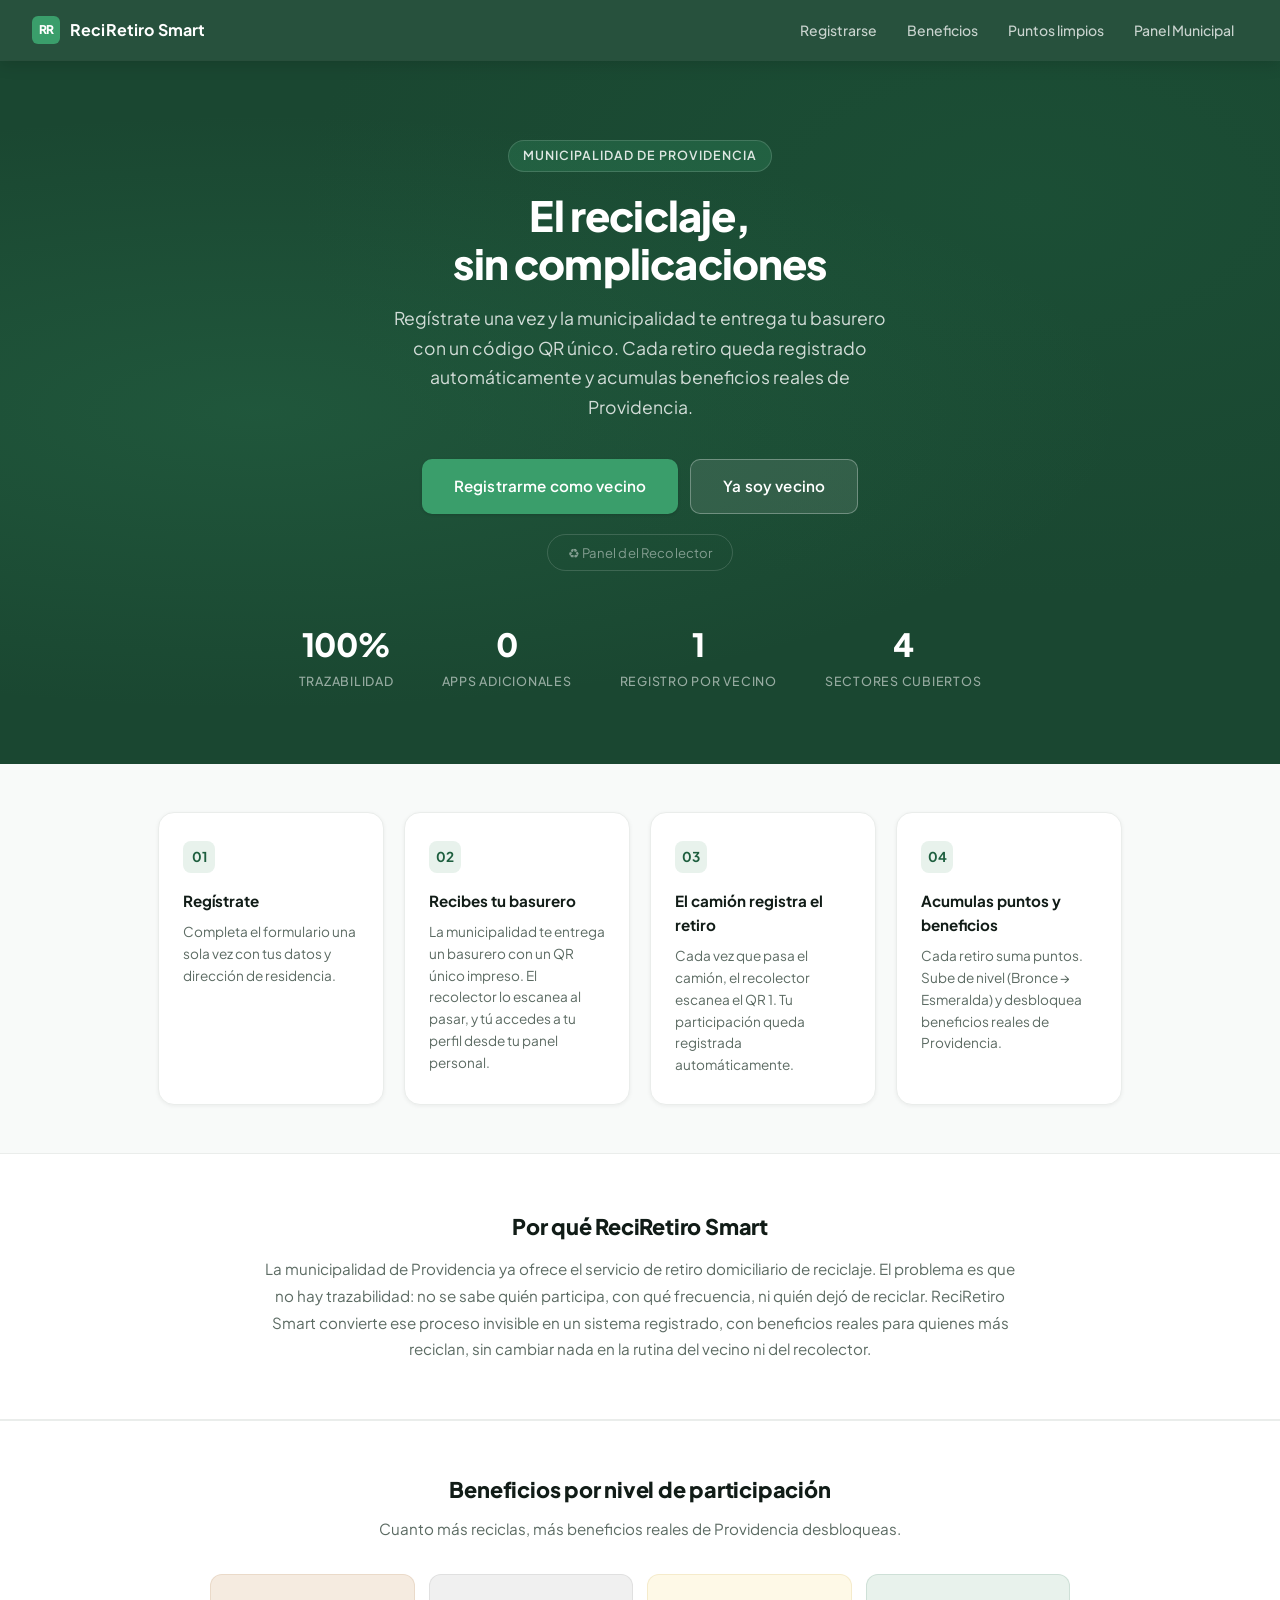
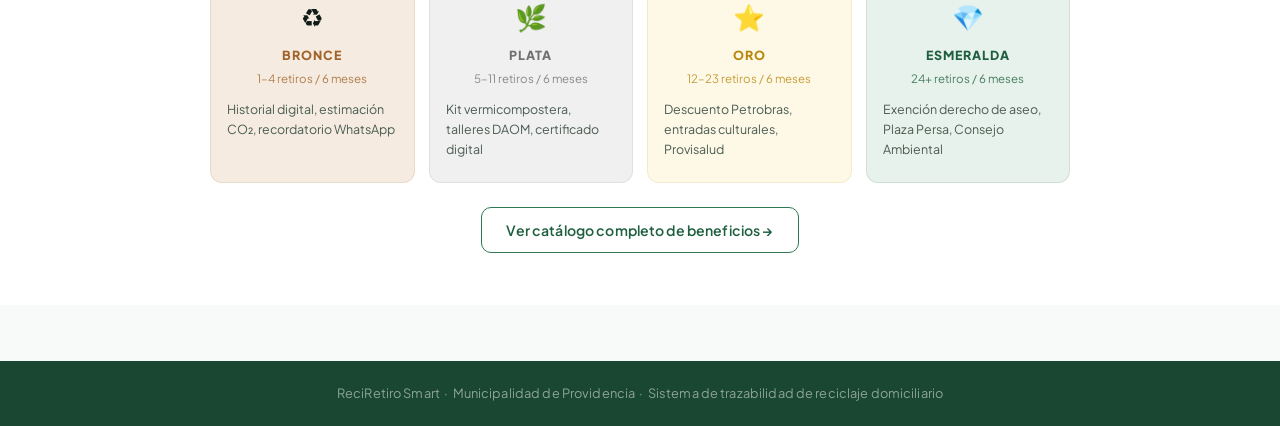
<file: index.html>
<!DOCTYPE html>
<html lang="es">
<head>
  <meta charset="UTF-8">
  <meta name="viewport" content="width=device-width, initial-scale=1.0">
  <title>ReciRetiro Smart — Providencia</title>
  <link rel="stylesheet" href="styles.css">
  <style>
    .hero-recolector-link {
      display: inline-block;
      margin-top: 20px;
      color: rgba(255,255,255,0.45);
      font-size: 0.82rem;
      text-decoration: none;
      border: 1px solid rgba(255,255,255,0.15);
      padding: 7px 20px;
      border-radius: 20px;
      transition: color 0.15s, border-color 0.15s, background 0.15s;
      letter-spacing: 0.01em;
    }
    .hero-recolector-link:hover {
      color: rgba(255,255,255,0.85);
      border-color: rgba(255,255,255,0.35);
      background: rgba(255,255,255,0.07);
    }
  </style>
</head>
<body>

<nav>
  <a href="index.html" class="nav-logo">
    <div class="nav-logo-mark">RR</div>
    ReciRetiro Smart
  </a>
  <button class="nav-hamburger" onclick="this.closest('nav').querySelector('.nav-links').classList.toggle('open')" aria-label="Menú">☰</button>
  <div class="nav-links">
    <a href="register.html">Registrarse</a>
    <a href="beneficios.html">Beneficios</a>
    <a href="mapa.html">Puntos limpios</a>
    <a href="panel.html" id="nav-perfil-btn" style="display:none;">👤 Mi perfil</a>
    <a href="dashboard.html">Panel Municipal</a>
  </div>
</nav>

<div class="hero">
  <div class="hero-inner">
    <div class="hero-label">Municipalidad de Providencia</div>
    <h1>El reciclaje,<br>sin complicaciones</h1>
    <p>Regístrate una vez y la municipalidad te entrega tu basurero con un código QR único. Cada retiro queda registrado automáticamente y acumulas beneficios reales de Providencia.</p>
    <div class="hero-buttons">
      <a href="register.html" class="btn btn-primary btn-lg">Registrarme como vecino</a>
      <a href="panel.html" class="btn btn-secondary btn-lg">Ya soy vecino</a>
    </div>
    <a href="recolector.html" class="hero-recolector-link">♻️ Panel del Recolector</a>
    <div class="stat-bar">
      <div class="stat-item">
        <div class="stat-number">100%</div>
        <div class="stat-label">Trazabilidad</div>
      </div>
      <div class="stat-item">
        <div class="stat-number">0</div>
        <div class="stat-label">Apps adicionales</div>
      </div>
      <div class="stat-item">
        <div class="stat-number">1</div>
        <div class="stat-label">Registro por vecino</div>
      </div>
      <div class="stat-item">
        <div class="stat-number">4</div>
        <div class="stat-label">Sectores cubiertos</div>
      </div>
    </div>
  </div>
</div>

<div class="steps">
  <div class="step">
    <div class="step-number">01</div>
    <h3>Regístrate</h3>
    <p>Completa el formulario una sola vez con tus datos y dirección de residencia.</p>
  </div>
  <div class="step">
    <div class="step-number">02</div>
    <h3>Recibes tu basurero</h3>
    <p>La municipalidad te entrega un basurero con un QR único impreso. El recolector lo escanea al pasar, y tú accedes a tu perfil desde tu panel personal.</p>
  </div>
  <div class="step">
    <div class="step-number">03</div>
    <h3>El camión registra el retiro</h3>
    <p>Cada vez que pasa el camión, el recolector escanea el QR 1. Tu participación queda registrada automáticamente.</p>
  </div>
  <div class="step">
    <div class="step-number">04</div>
    <h3>Acumulas puntos y beneficios</h3>
    <p>Cada retiro suma puntos. Sube de nivel (Bronce → Esmeralda) y desbloquea beneficios reales de Providencia.</p>
  </div>
</div>

<div class="section-band">
  <div class="section-band-inner">
    <h2>Por qué ReciRetiro Smart</h2>
    <p>La municipalidad de Providencia ya ofrece el servicio de retiro domiciliario de reciclaje. El problema es que no hay trazabilidad: no se sabe quién participa, con qué frecuencia, ni quién dejó de reciclar. ReciRetiro Smart convierte ese proceso invisible en un sistema registrado, con beneficios reales para quienes más reciclan, sin cambiar nada en la rutina del vecino ni del recolector.</p>
  </div>
</div>

<!-- NIVELES -->
<div style="background: white; padding: 52px 28px; border-top: 1px solid var(--gray-light);">
  <div style="max-width: 860px; margin: 0 auto;">
    <div style="text-align:center; margin-bottom: 32px;">
      <h2 style="font-size: 1.35rem; font-weight: 800; color: var(--text); margin-bottom: 10px; letter-spacing: -0.01em;">Beneficios por nivel de participación</h2>
      <p style="color: var(--gray-dark); font-size: 0.95rem;">Cuanto más reciclas, más beneficios reales de Providencia desbloqueas.</p>
    </div>
    <div style="display: grid; grid-template-columns: repeat(auto-fit, minmax(148px, 1fr)); gap: 14px;">
      <div style="border-radius: 12px; padding: 22px 16px; background: #f5ebe0; border: 1.5px solid #a0632a20; text-align: center;">
        <div style="font-size: 1.6rem; margin-bottom: 8px;">♻️</div>
        <div style="font-size: 0.78rem; font-weight: 800; color: #a0632a; text-transform: uppercase; letter-spacing: 0.08em; margin-bottom: 4px;">Bronce</div>
        <div style="font-size: 0.72rem; color: #a0632a; margin-bottom: 12px; opacity: 0.8;">1–4 retiros / 6 meses</div>
        <div style="font-size: 0.78rem; color: var(--text-soft); line-height: 1.6; text-align: left;">Historial digital, estimación CO₂, recordatorio WhatsApp</div>
      </div>
      <div style="border-radius: 12px; padding: 22px 16px; background: #f0f0f0; border: 1.5px solid #70707020; text-align: center;">
        <div style="font-size: 1.6rem; margin-bottom: 8px;">🌿</div>
        <div style="font-size: 0.78rem; font-weight: 800; color: #707070; text-transform: uppercase; letter-spacing: 0.08em; margin-bottom: 4px;">Plata</div>
        <div style="font-size: 0.72rem; color: #707070; margin-bottom: 12px; opacity: 0.8;">5–11 retiros / 6 meses</div>
        <div style="font-size: 0.78rem; color: var(--text-soft); line-height: 1.6; text-align: left;">Kit vermicompostera, talleres DAOM, certificado digital</div>
      </div>
      <div style="border-radius: 12px; padding: 22px 16px; background: #fef9e7; border: 1.5px solid #b8860b20; text-align: center;">
        <div style="font-size: 1.6rem; margin-bottom: 8px;">⭐</div>
        <div style="font-size: 0.78rem; font-weight: 800; color: #b8860b; text-transform: uppercase; letter-spacing: 0.08em; margin-bottom: 4px;">Oro</div>
        <div style="font-size: 0.72rem; color: #b8860b; margin-bottom: 12px; opacity: 0.8;">12–23 retiros / 6 meses</div>
        <div style="font-size: 0.78rem; color: var(--text-soft); line-height: 1.6; text-align: left;">Descuento Petrobras, entradas culturales, Provisalud</div>
      </div>
      <div style="border-radius: 12px; padding: 22px 16px; background: #e8f2ec; border: 1.5px solid #1e5f3f20; text-align: center;">
        <div style="font-size: 1.6rem; margin-bottom: 8px;">💎</div>
        <div style="font-size: 0.78rem; font-weight: 800; color: #1e5f3f; text-transform: uppercase; letter-spacing: 0.08em; margin-bottom: 4px;">Esmeralda</div>
        <div style="font-size: 0.72rem; color: #1e5f3f; margin-bottom: 12px; opacity: 0.8;">24+ retiros / 6 meses</div>
        <div style="font-size: 0.78rem; color: var(--text-soft); line-height: 1.6; text-align: left;">Exención derecho de aseo, Plaza Persa, Consejo Ambiental</div>
      </div>
    </div>
    <div style="text-align: center; margin-top: 24px;">
      <a href="beneficios.html" class="btn btn-outline" style="font-size:0.88rem;">Ver catálogo completo de beneficios →</a>
    </div>
  </div>
</div>

<footer>
  ReciRetiro Smart &nbsp;&middot;&nbsp; Municipalidad de Providencia &nbsp;&middot;&nbsp; Sistema de trazabilidad de reciclaje domiciliario
</footer>

<script>
  (function(){
    var c = localStorage.getItem('reciretiro_code');
    if (c) { var el = document.getElementById('nav-perfil-btn'); if (el) el.style.display = 'inline-flex'; }
  var logo = document.querySelector('.nav-logo'); if (logo) logo.addEventListener('dblclick', function(){ window.location.href = 'recolector.html'; });
  })();
</script>
</body>
</html>
</file>
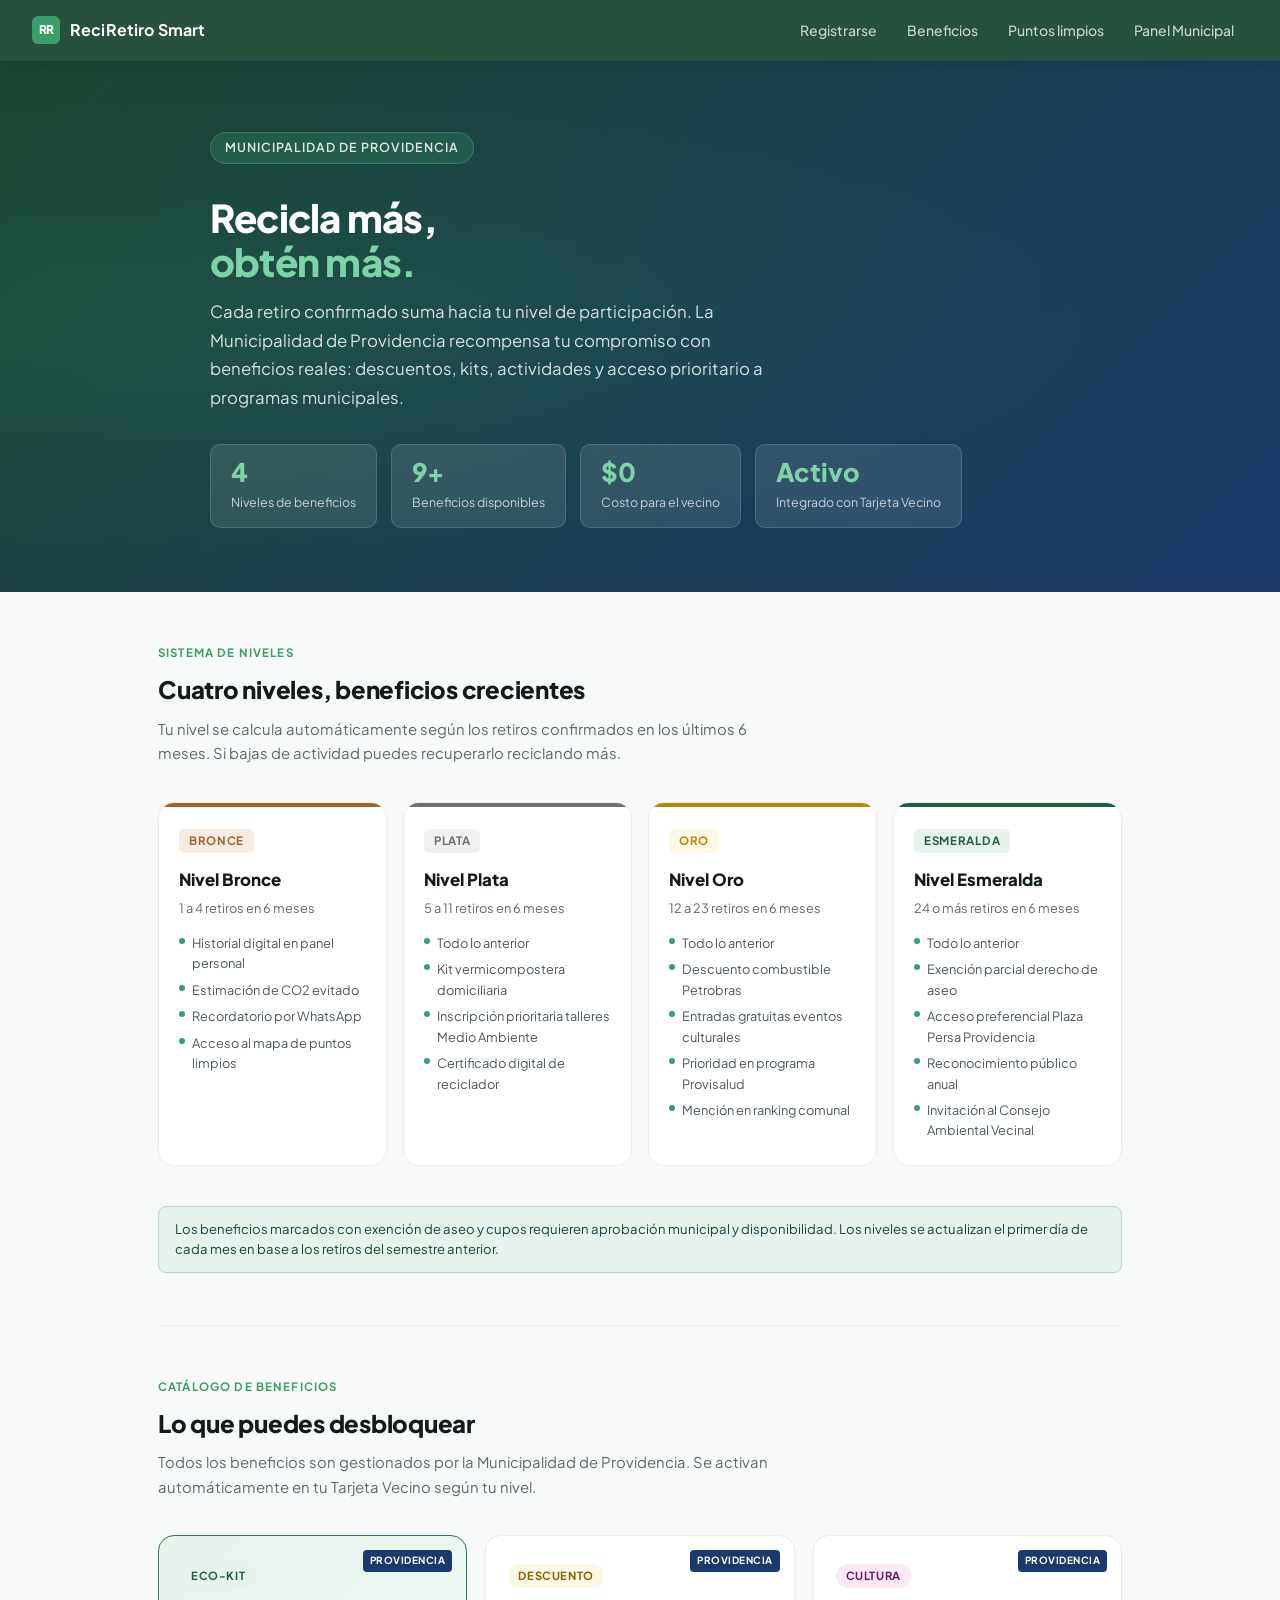
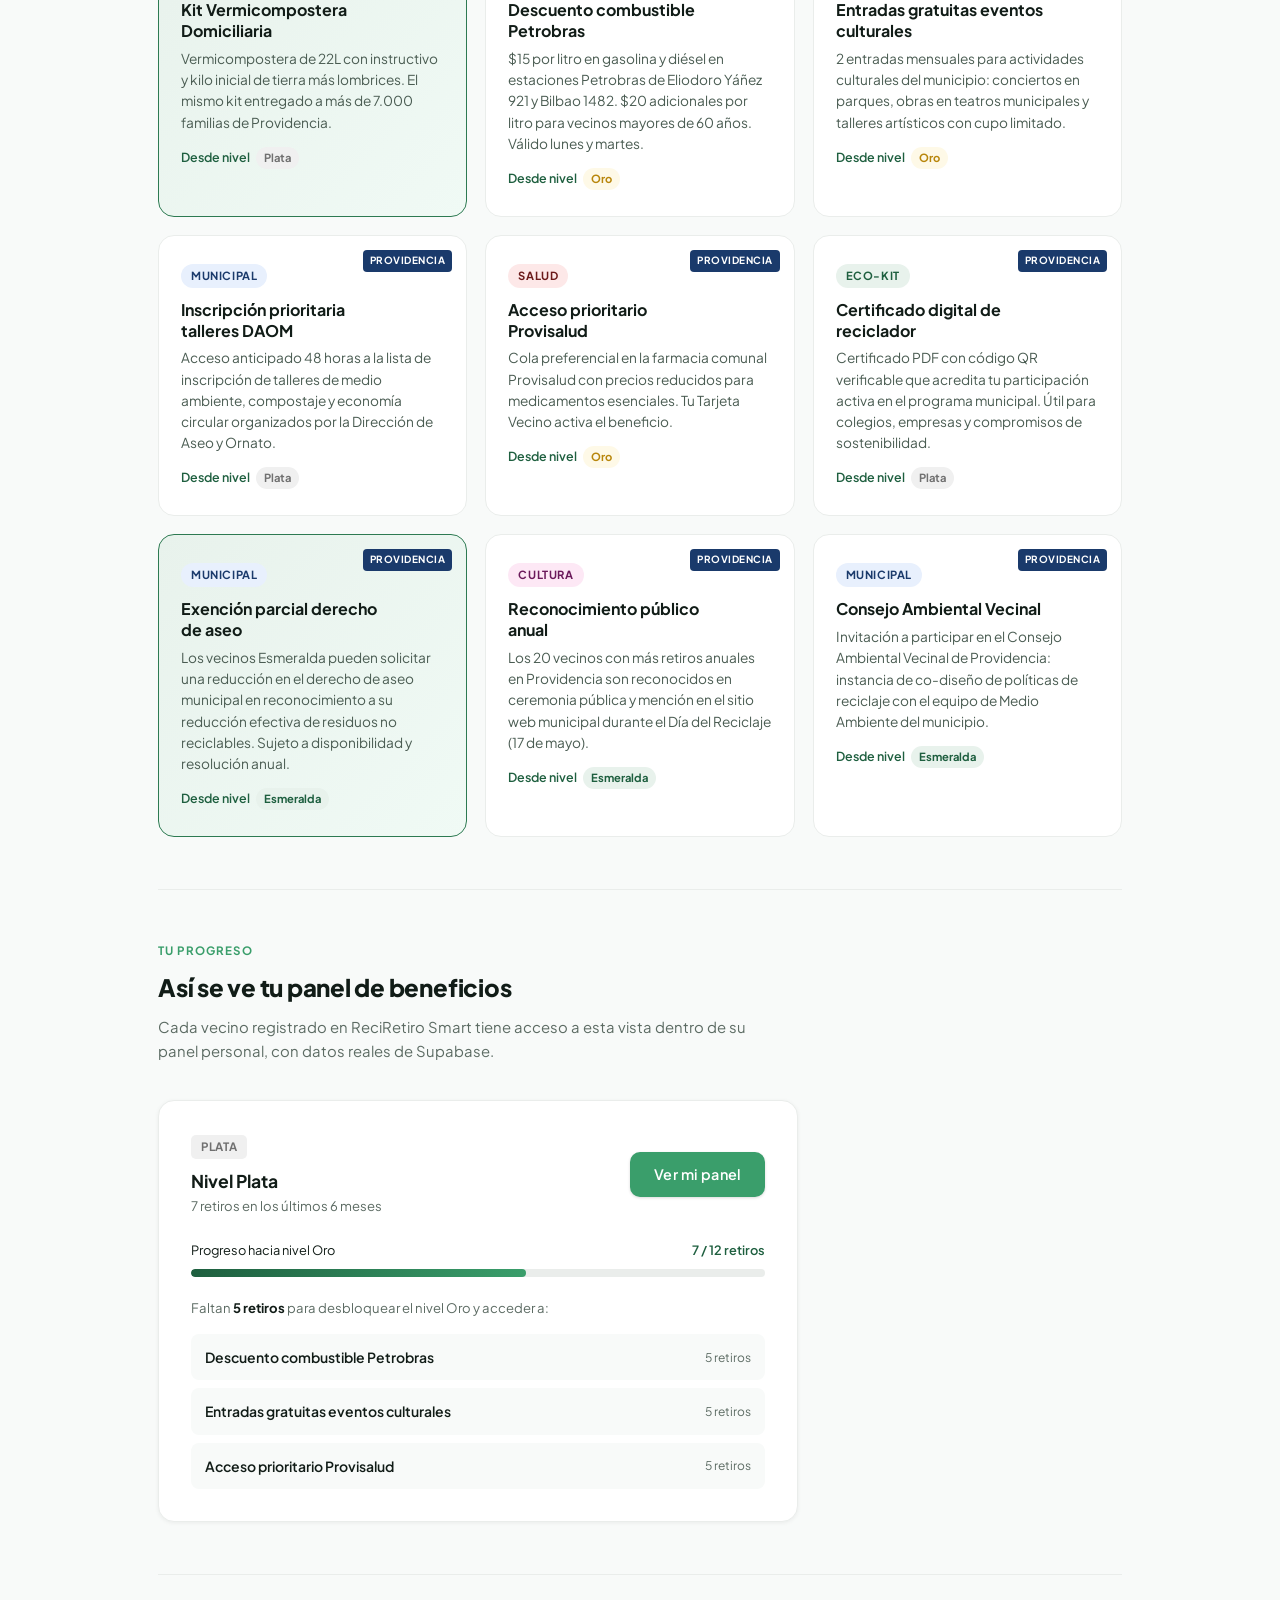
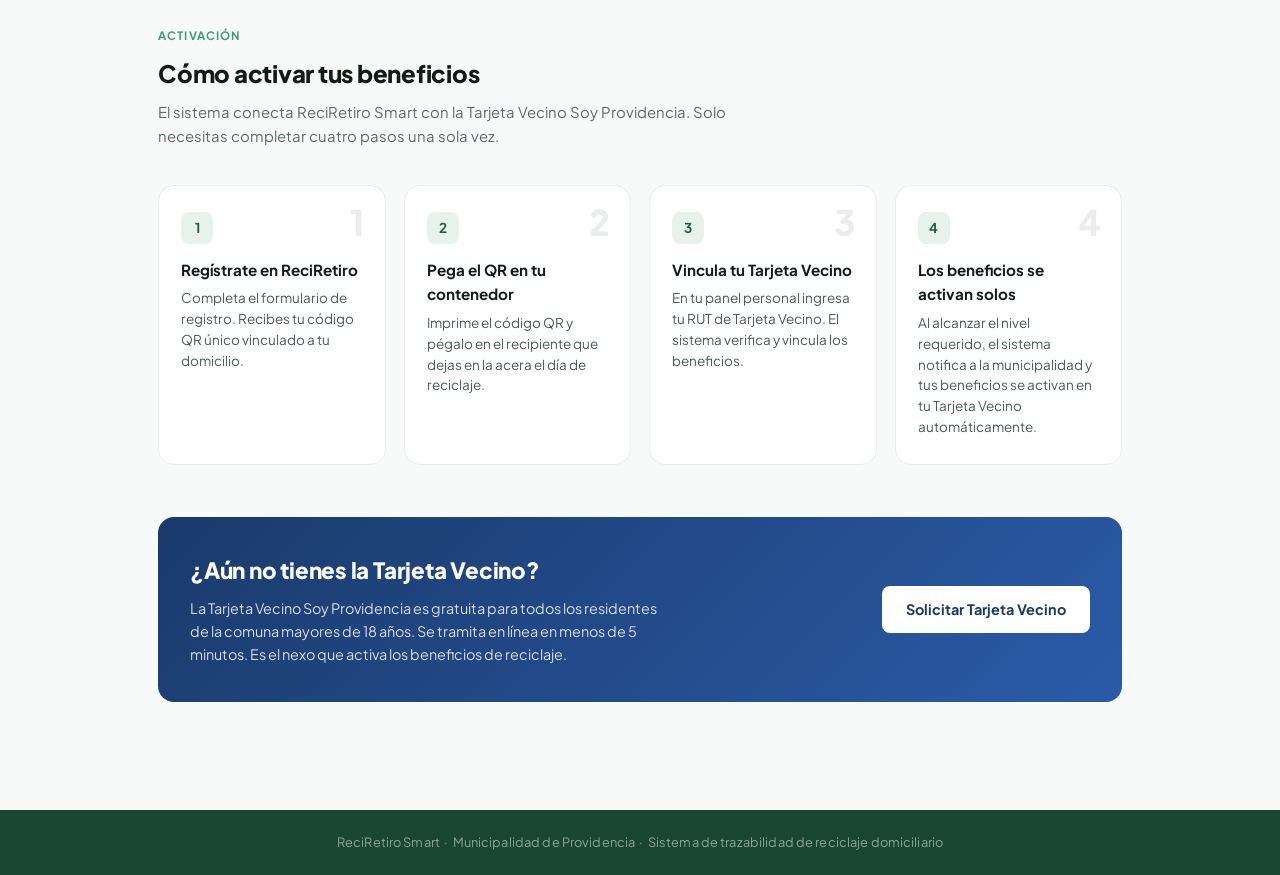
<file: beneficios.html>
<!DOCTYPE html>
<html lang="es">
<head>
  <meta charset="UTF-8">
  <meta name="viewport" content="width=device-width, initial-scale=1.0">
  <title>Beneficios — ReciRetiro Smart</title>
  <link rel="stylesheet" href="styles.css">
  <style>
    :root {
      --bronce: #a0632a;
      --plata:  #707070;
      --oro:    #b8860b;
      --esmeralda: var(--green);
    }

    .beneficios-hero {
      background: linear-gradient(135deg, var(--green-dark) 0%, #1a3a6b 100%);
      color: white;
      padding: 72px 28px 64px;
      position: relative;
      overflow: hidden;
    }

    .beneficios-hero::before {
      content: '';
      position: absolute;
      inset: 0;
      background: radial-gradient(ellipse at 20% 50%, rgba(58,158,107,0.15) 0%, transparent 60%);
      pointer-events: none;
    }

    .beneficios-hero-inner {
      max-width: 860px;
      margin: 0 auto;
      position: relative;
      z-index: 1;
    }

    .beneficios-hero h1 {
      font-size: 2.4rem;
      font-weight: 800;
      line-height: 1.15;
      letter-spacing: -0.02em;
      margin-bottom: 14px;
    }

    .beneficios-hero h1 span {
      color: #7dd3a8;
    }

    .beneficios-hero p {
      font-size: 1.05rem;
      opacity: 0.82;
      max-width: 580px;
      margin-bottom: 32px;
      line-height: 1.7;
    }

    .hero-stats-row {
      display: flex;
      flex-wrap: wrap;
      gap: 14px;
    }

    .hero-stat-pill {
      background: rgba(255,255,255,0.1);
      border: 1px solid rgba(255,255,255,0.15);
      border-radius: 10px;
      padding: 14px 20px;
      min-width: 130px;
    }

    .hero-stat-pill strong {
      display: block;
      font-size: 1.6rem;
      font-weight: 800;
      color: #7dd3a8;
      line-height: 1;
      margin-bottom: 4px;
    }

    .hero-stat-pill span {
      font-size: 0.78rem;
      opacity: 0.72;
    }

    /* NIVELES */
    .niveles-grid {
      display: grid;
      grid-template-columns: repeat(auto-fit, minmax(210px, 1fr));
      gap: 16px;
      margin-bottom: 40px;
    }

    .nivel-card {
      background: white;
      border: 1.5px solid var(--gray-light);
      border-radius: var(--radius-lg);
      padding: 24px 20px;
      position: relative;
      overflow: hidden;
      transition: transform 0.2s, box-shadow 0.2s;
    }

    .nivel-card:hover {
      transform: translateY(-3px);
      box-shadow: var(--shadow-md);
    }

    .nivel-card::before {
      content: '';
      position: absolute;
      top: 0; left: 0; right: 0;
      height: 4px;
      border-radius: var(--radius-lg) var(--radius-lg) 0 0;
    }

    .nivel-card.bronce::before { background: var(--bronce); }
    .nivel-card.plata::before  { background: var(--plata); }
    .nivel-card.oro::before    { background: var(--oro); }
    .nivel-card.esmeralda::before { background: var(--green); }

    .nivel-tag {
      display: inline-block;
      padding: 3px 10px;
      border-radius: 5px;
      font-size: 0.72rem;
      font-weight: 700;
      letter-spacing: 0.06em;
      text-transform: uppercase;
      margin-bottom: 14px;
    }

    .nivel-tag.bronce   { background: #f5ebe0; color: var(--bronce); }
    .nivel-tag.plata    { background: #f0f0f0; color: var(--plata); }
    .nivel-tag.oro      { background: #fef9e7; color: var(--oro); }
    .nivel-tag.esmeralda { background: var(--green-light); color: var(--green); }

    .nivel-nombre {
      font-weight: 800;
      font-size: 1.05rem;
      margin-bottom: 4px;
    }

    .nivel-retiros {
      font-size: 0.8rem;
      color: var(--gray-dark);
      margin-bottom: 14px;
    }

    .nivel-lista {
      list-style: none;
      display: flex;
      flex-direction: column;
      gap: 6px;
    }

    .nivel-lista li {
      font-size: 0.8rem;
      color: var(--text-soft);
      display: flex;
      align-items: flex-start;
      gap: 7px;
    }

    .nivel-lista li::before {
      content: '';
      width: 6px;
      height: 6px;
      background: var(--accent);
      border-radius: 50%;
      flex-shrink: 0;
      margin-top: 5px;
    }

    /* BENEFICIOS GRID */
    .beneficios-grid {
      display: grid;
      grid-template-columns: repeat(auto-fill, minmax(280px, 1fr));
      gap: 18px;
    }

    .beneficio-card {
      background: white;
      border: 1.5px solid var(--gray-light);
      border-radius: var(--radius-lg);
      padding: 26px 22px;
      position: relative;
      transition: transform 0.2s, box-shadow 0.2s, border-color 0.2s;
    }

    .beneficio-card:hover {
      transform: translateY(-4px);
      box-shadow: var(--shadow-md);
      border-color: var(--accent);
    }

    .beneficio-card.destacado {
      background: linear-gradient(135deg, var(--green-light) 0%, #f0faf5 100%);
      border-color: var(--green-mid);
    }

    .beneficio-tag-provi {
      position: absolute;
      top: 14px;
      right: 14px;
      font-size: 0.62rem;
      font-weight: 700;
      text-transform: uppercase;
      letter-spacing: 0.5px;
      background: #1a3a6b;
      color: white;
      border-radius: 4px;
      padding: 3px 7px;
    }

    .beneficio-cat {
      display: inline-flex;
      align-items: center;
      font-size: 0.7rem;
      font-weight: 700;
      letter-spacing: 0.6px;
      text-transform: uppercase;
      padding: 3px 10px;
      border-radius: 20px;
      margin-bottom: 12px;
    }

    .cat-municipal  { background: #e8f0fd; color: #1a3a6b; }
    .cat-descuento  { background: #fef9e7; color: #8a6000; }
    .cat-ecokit     { background: var(--green-light); color: var(--green); }
    .cat-cultura    { background: #fde8f5; color: #6b1a5b; }
    .cat-salud      { background: #fde8e8; color: #6b1a1a; }

    .beneficio-nombre {
      font-weight: 700;
      font-size: 1rem;
      margin-bottom: 6px;
      line-height: 1.3;
      padding-right: 50px;
    }

    .beneficio-desc {
      font-size: 0.855rem;
      color: var(--text-soft);
      margin-bottom: 14px;
      line-height: 1.55;
    }

    .beneficio-desde {
      font-size: 0.78rem;
      color: var(--green);
      font-weight: 600;
      display: flex;
      align-items: center;
      gap: 6px;
    }

    .nivel-pill {
      background: var(--green-light);
      border-radius: 20px;
      padding: 2px 8px;
      font-size: 0.7rem;
      font-weight: 700;
    }

    .nivel-pill.bronce  { background: #f5ebe0; color: var(--bronce); }
    .nivel-pill.plata   { background: #f0f0f0; color: var(--plata); }
    .nivel-pill.oro     { background: #fef9e7; color: var(--oro); }
    .nivel-pill.esmeralda { background: var(--green-light); color: var(--green); }

    /* PROGRESO */
    .progreso-panel {
      background: white;
      border: 1.5px solid var(--gray-light);
      border-radius: var(--radius-lg);
      padding: 32px;
      max-width: 640px;
      box-shadow: var(--shadow-sm);
    }

    .progreso-header {
      display: flex;
      align-items: center;
      justify-content: space-between;
      margin-bottom: 24px;
      flex-wrap: wrap;
      gap: 12px;
    }

    .progreso-nivel-info h3 {
      font-weight: 700;
      font-size: 1.1rem;
    }

    .progreso-nivel-info p {
      font-size: 0.82rem;
      color: var(--gray-dark);
    }

    .barra-progreso-label {
      display: flex;
      justify-content: space-between;
      font-size: 0.8rem;
      margin-bottom: 8px;
    }

    .barra-progreso-label span:last-child {
      font-weight: 600;
      color: var(--green);
    }

    .barra-track {
      background: var(--gray-light);
      border-radius: 100px;
      height: 8px;
      overflow: hidden;
      margin-bottom: 20px;
    }

    .barra-fill {
      height: 100%;
      border-radius: 100px;
      background: linear-gradient(90deg, var(--green), var(--accent));
    }

    .proximos-lista {
      display: flex;
      flex-direction: column;
      gap: 8px;
    }

    .proximo-item {
      display: flex;
      align-items: center;
      gap: 12px;
      padding: 12px 14px;
      background: var(--gray-bg);
      border-radius: 8px;
      font-size: 0.875rem;
    }

    .proximo-nombre { font-weight: 600; }
    .proximo-faltan { margin-left: auto; font-size: 0.75rem; color: var(--gray-dark); }

    /* PASOS */
    .pasos-grid {
      display: grid;
      grid-template-columns: repeat(auto-fill, minmax(220px, 1fr));
      gap: 18px;
      counter-reset: paso;
    }

    .paso-card {
      background: white;
      border: 1.5px solid var(--gray-light);
      border-radius: var(--radius-lg);
      padding: 26px 22px;
      position: relative;
      counter-increment: paso;
    }

    .paso-card::after {
      content: counter(paso);
      position: absolute;
      top: 18px;
      right: 20px;
      font-size: 2.2rem;
      font-weight: 800;
      color: var(--gray-light);
      line-height: 1;
    }

    .paso-numero {
      display: inline-flex;
      align-items: center;
      justify-content: center;
      width: 32px;
      height: 32px;
      background: var(--green-light);
      color: var(--green);
      border-radius: 8px;
      font-size: 0.85rem;
      font-weight: 700;
      margin-bottom: 14px;
    }

    .paso-titulo {
      font-weight: 700;
      font-size: 0.95rem;
      margin-bottom: 6px;
    }

    .paso-texto {
      font-size: 0.845rem;
      color: var(--text-soft);
      line-height: 1.55;
    }

    /* BANNER */
    .banner-tarjeta {
      background: linear-gradient(135deg, #1a3a6b 0%, #2b5ba8 100%);
      color: white;
      border-radius: var(--radius-lg);
      padding: 36px 32px;
      display: flex;
      align-items: center;
      justify-content: space-between;
      gap: 24px;
      flex-wrap: wrap;
    }

    .banner-tarjeta h2 {
      font-size: 1.4rem;
      font-weight: 800;
      margin-bottom: 8px;
      letter-spacing: -0.01em;
    }

    .banner-tarjeta p {
      opacity: 0.82;
      font-size: 0.9rem;
      max-width: 480px;
      line-height: 1.6;
    }

    .btn-tarjeta {
      background: white;
      color: #1a3a6b;
      border: none;
      border-radius: 8px;
      padding: 12px 24px;
      font-weight: 700;
      font-family: inherit;
      font-size: 0.9rem;
      cursor: pointer;
      white-space: nowrap;
      text-decoration: none;
      display: inline-block;
      transition: opacity 0.15s;
    }

    .btn-tarjeta:hover { opacity: 0.88; }

    .nota-legal {
      background: var(--green-light);
      border: 1px solid #b2d8bf;
      border-radius: 8px;
      padding: 12px 16px;
      font-size: 0.82rem;
      color: #1a4731;
      line-height: 1.55;
    }

    .section-bene {
      max-width: 1020px;
      margin: 0 auto;
      padding: 52px 28px;
    }

    .section-label {
      font-size: 0.72rem;
      font-weight: 700;
      letter-spacing: 0.1em;
      text-transform: uppercase;
      color: var(--accent);
      margin-bottom: 8px;
    }

    .section-title-bene {
      font-size: 1.5rem;
      font-weight: 800;
      letter-spacing: -0.01em;
      margin-bottom: 8px;
    }

    .section-desc {
      color: var(--gray-dark);
      max-width: 620px;
      margin-bottom: 36px;
      font-size: 0.93rem;
      line-height: 1.65;
    }

    @media (max-width: 640px) {
      .beneficios-hero h1 { font-size: 1.7rem; }
      .niveles-grid { grid-template-columns: 1fr 1fr; }
      .banner-tarjeta { flex-direction: column; }
    }
  </style>
</head>
<body>

<nav>
  <a href="index.html" class="nav-logo">
    <div class="nav-logo-mark">RR</div>
    ReciRetiro Smart
  </a>
  <button class="nav-hamburger" onclick="this.closest('nav').querySelector('.nav-links').classList.toggle('open')" aria-label="Menú">☰</button>
  <div class="nav-links">
    <a href="register.html">Registrarse</a>
    <a href="beneficios.html">Beneficios</a>
    <a href="mapa.html">Puntos limpios</a>
    <a href="panel.html" id="nav-perfil-btn" style="display:none;">👤 Mi perfil</a>
    <a href="dashboard.html">Panel Municipal</a>
  </div>
</nav>

<!-- HERO -->
<div class="beneficios-hero">
  <div class="beneficios-hero-inner">
    <div class="hero-label">Municipalidad de Providencia</div>
    <h1 style="margin-top: 12px;">Recicla más,<br><span>obtén más.</span></h1>
    <p>Cada retiro confirmado suma hacia tu nivel de participación. La Municipalidad de Providencia recompensa tu compromiso con beneficios reales: descuentos, kits, actividades y acceso prioritario a programas municipales.</p>
    <div class="hero-stats-row">
      <div class="hero-stat-pill">
        <strong>4</strong>
        <span>Niveles de beneficios</span>
      </div>
      <div class="hero-stat-pill">
        <strong>9+</strong>
        <span>Beneficios disponibles</span>
      </div>
      <div class="hero-stat-pill">
        <strong>$0</strong>
        <span>Costo para el vecino</span>
      </div>
      <div class="hero-stat-pill">
        <strong>Activo</strong>
        <span>Integrado con Tarjeta Vecino</span>
      </div>
    </div>
  </div>
</div>

<!-- NIVELES -->
<div class="section-bene">
  <p class="section-label">Sistema de niveles</p>
  <h2 class="section-title-bene">Cuatro niveles, beneficios crecientes</h2>
  <p class="section-desc">Tu nivel se calcula automáticamente según los retiros confirmados en los últimos 6 meses. Si bajas de actividad puedes recuperarlo reciclando más.</p>

  <div class="niveles-grid">
    <div class="nivel-card bronce">
      <div class="nivel-tag bronce">Bronce</div>
      <div class="nivel-nombre">Nivel Bronce</div>
      <div class="nivel-retiros">1 a 4 retiros en 6 meses</div>
      <ul class="nivel-lista">
        <li>Historial digital en panel personal</li>
        <li>Estimación de CO2 evitado</li>
        <li>Recordatorio por WhatsApp</li>
        <li>Acceso al mapa de puntos limpios</li>
      </ul>
    </div>
    <div class="nivel-card plata">
      <div class="nivel-tag plata">Plata</div>
      <div class="nivel-nombre">Nivel Plata</div>
      <div class="nivel-retiros">5 a 11 retiros en 6 meses</div>
      <ul class="nivel-lista">
        <li>Todo lo anterior</li>
        <li>Kit vermicompostera domiciliaria</li>
        <li>Inscripción prioritaria talleres Medio Ambiente</li>
        <li>Certificado digital de reciclador</li>
      </ul>
    </div>
    <div class="nivel-card oro">
      <div class="nivel-tag oro">Oro</div>
      <div class="nivel-nombre">Nivel Oro</div>
      <div class="nivel-retiros">12 a 23 retiros en 6 meses</div>
      <ul class="nivel-lista">
        <li>Todo lo anterior</li>
        <li>Descuento combustible Petrobras</li>
        <li>Entradas gratuitas eventos culturales</li>
        <li>Prioridad en programa Provisalud</li>
        <li>Mención en ranking comunal</li>
      </ul>
    </div>
    <div class="nivel-card esmeralda">
      <div class="nivel-tag esmeralda">Esmeralda</div>
      <div class="nivel-nombre">Nivel Esmeralda</div>
      <div class="nivel-retiros">24 o más retiros en 6 meses</div>
      <ul class="nivel-lista">
        <li>Todo lo anterior</li>
        <li>Exención parcial derecho de aseo</li>
        <li>Acceso preferencial Plaza Persa Providencia</li>
        <li>Reconocimiento público anual</li>
        <li>Invitación al Consejo Ambiental Vecinal</li>
      </ul>
    </div>
  </div>

  <div class="nota-legal">
    Los beneficios marcados con exención de aseo y cupos requieren aprobación municipal y disponibilidad. Los niveles se actualizan el primer día de cada mes en base a los retiros del semestre anterior.
  </div>
</div>

<hr class="divider" style="max-width: 964px; margin: 0 auto;">

<!-- CATÁLOGO DE BENEFICIOS -->
<div class="section-bene">
  <p class="section-label">Catálogo de beneficios</p>
  <h2 class="section-title-bene">Lo que puedes desbloquear</h2>
  <p class="section-desc">Todos los beneficios son gestionados por la Municipalidad de Providencia. Se activan automáticamente en tu Tarjeta Vecino según tu nivel.</p>

  <div class="beneficios-grid">
    <div class="beneficio-card destacado">
      <span class="beneficio-tag-provi">Providencia</span>
      <span class="beneficio-cat cat-ecokit">Eco-kit</span>
      <div class="beneficio-nombre">Kit Vermicompostera Domiciliaria</div>
      <div class="beneficio-desc">Vermicompostera de 22L con instructivo y kilo inicial de tierra más lombrices. El mismo kit entregado a más de 7.000 familias de Providencia.</div>
      <div class="beneficio-desde">Desde nivel <span class="nivel-pill plata">Plata</span></div>
    </div>

    <div class="beneficio-card">
      <span class="beneficio-tag-provi">Providencia</span>
      <span class="beneficio-cat cat-descuento">Descuento</span>
      <div class="beneficio-nombre">Descuento combustible Petrobras</div>
      <div class="beneficio-desc">$15 por litro en gasolina y diésel en estaciones Petrobras de Eliodoro Yáñez 921 y Bilbao 1482. $20 adicionales por litro para vecinos mayores de 60 años. Válido lunes y martes.</div>
      <div class="beneficio-desde">Desde nivel <span class="nivel-pill oro">Oro</span></div>
    </div>

    <div class="beneficio-card">
      <span class="beneficio-tag-provi">Providencia</span>
      <span class="beneficio-cat cat-cultura">Cultura</span>
      <div class="beneficio-nombre">Entradas gratuitas eventos culturales</div>
      <div class="beneficio-desc">2 entradas mensuales para actividades culturales del municipio: conciertos en parques, obras en teatros municipales y talleres artísticos con cupo limitado.</div>
      <div class="beneficio-desde">Desde nivel <span class="nivel-pill oro">Oro</span></div>
    </div>

    <div class="beneficio-card">
      <span class="beneficio-tag-provi">Providencia</span>
      <span class="beneficio-cat cat-municipal">Municipal</span>
      <div class="beneficio-nombre">Inscripción prioritaria talleres DAOM</div>
      <div class="beneficio-desc">Acceso anticipado 48 horas a la lista de inscripción de talleres de medio ambiente, compostaje y economía circular organizados por la Dirección de Aseo y Ornato.</div>
      <div class="beneficio-desde">Desde nivel <span class="nivel-pill plata">Plata</span></div>
    </div>

    <div class="beneficio-card">
      <span class="beneficio-tag-provi">Providencia</span>
      <span class="beneficio-cat cat-salud">Salud</span>
      <div class="beneficio-nombre">Acceso prioritario Provisalud</div>
      <div class="beneficio-desc">Cola preferencial en la farmacia comunal Provisalud con precios reducidos para medicamentos esenciales. Tu Tarjeta Vecino activa el beneficio.</div>
      <div class="beneficio-desde">Desde nivel <span class="nivel-pill oro">Oro</span></div>
    </div>

    <div class="beneficio-card">
      <span class="beneficio-tag-provi">Providencia</span>
      <span class="beneficio-cat cat-ecokit">Eco-kit</span>
      <div class="beneficio-nombre">Certificado digital de reciclador</div>
      <div class="beneficio-desc">Certificado PDF con código QR verificable que acredita tu participación activa en el programa municipal. Útil para colegios, empresas y compromisos de sostenibilidad.</div>
      <div class="beneficio-desde">Desde nivel <span class="nivel-pill plata">Plata</span></div>
    </div>

    <div class="beneficio-card destacado">
      <span class="beneficio-tag-provi">Providencia</span>
      <span class="beneficio-cat cat-municipal">Municipal</span>
      <div class="beneficio-nombre">Exención parcial derecho de aseo</div>
      <div class="beneficio-desc">Los vecinos Esmeralda pueden solicitar una reducción en el derecho de aseo municipal en reconocimiento a su reducción efectiva de residuos no reciclables. Sujeto a disponibilidad y resolución anual.</div>
      <div class="beneficio-desde">Desde nivel <span class="nivel-pill esmeralda">Esmeralda</span></div>
    </div>

    <div class="beneficio-card">
      <span class="beneficio-tag-provi">Providencia</span>
      <span class="beneficio-cat cat-cultura">Cultura</span>
      <div class="beneficio-nombre">Reconocimiento público anual</div>
      <div class="beneficio-desc">Los 20 vecinos con más retiros anuales en Providencia son reconocidos en ceremonia pública y mención en el sitio web municipal durante el Día del Reciclaje (17 de mayo).</div>
      <div class="beneficio-desde">Desde nivel <span class="nivel-pill esmeralda">Esmeralda</span></div>
    </div>

    <div class="beneficio-card">
      <span class="beneficio-tag-provi">Providencia</span>
      <span class="beneficio-cat cat-municipal">Municipal</span>
      <div class="beneficio-nombre">Consejo Ambiental Vecinal</div>
      <div class="beneficio-desc">Invitación a participar en el Consejo Ambiental Vecinal de Providencia: instancia de co-diseño de políticas de reciclaje con el equipo de Medio Ambiente del municipio.</div>
      <div class="beneficio-desde">Desde nivel <span class="nivel-pill esmeralda">Esmeralda</span></div>
    </div>
  </div>
</div>

<hr class="divider" style="max-width: 964px; margin: 0 auto;">

<!-- PANEL DE PROGRESO (demo estático) -->
<div class="section-bene">
  <p class="section-label">Tu progreso</p>
  <h2 class="section-title-bene">Así se ve tu panel de beneficios</h2>
  <p class="section-desc">Cada vecino registrado en ReciRetiro Smart tiene acceso a esta vista dentro de su panel personal, con datos reales de Supabase.</p>

  <div class="progreso-panel">
    <div class="progreso-header">
      <div class="progreso-nivel-info">
        <div class="nivel-tag plata" style="margin-bottom:8px;">Plata</div>
        <h3>Nivel Plata</h3>
        <p>7 retiros en los últimos 6 meses</p>
      </div>
      <a href="panel.html" class="btn btn-primary">Ver mi panel</a>
    </div>

    <div class="barra-progreso-label">
      <span>Progreso hacia nivel Oro</span>
      <span>7 / 12 retiros</span>
    </div>
    <div class="barra-track">
      <div class="barra-fill" style="width: 58.3%"></div>
    </div>

    <p style="font-size:0.82rem; color:var(--gray-dark); margin-bottom:16px;">
      Faltan <strong style="color:var(--text);">5 retiros</strong> para desbloquear el nivel Oro y acceder a:
    </p>

    <div class="proximos-lista">
      <div class="proximo-item">
        <span class="proximo-nombre">Descuento combustible Petrobras</span>
        <span class="proximo-faltan">5 retiros</span>
      </div>
      <div class="proximo-item">
        <span class="proximo-nombre">Entradas gratuitas eventos culturales</span>
        <span class="proximo-faltan">5 retiros</span>
      </div>
      <div class="proximo-item">
        <span class="proximo-nombre">Acceso prioritario Provisalud</span>
        <span class="proximo-faltan">5 retiros</span>
      </div>
    </div>
  </div>
</div>

<hr class="divider" style="max-width: 964px; margin: 0 auto;">

<!-- CÓMO ACTIVAR -->
<div class="section-bene">
  <p class="section-label">Activación</p>
  <h2 class="section-title-bene">Cómo activar tus beneficios</h2>
  <p class="section-desc">El sistema conecta ReciRetiro Smart con la Tarjeta Vecino Soy Providencia. Solo necesitas completar cuatro pasos una sola vez.</p>

  <div class="pasos-grid">
    <div class="paso-card">
      <div class="paso-numero">1</div>
      <div class="paso-titulo">Regístrate en ReciRetiro</div>
      <div class="paso-texto">Completa el formulario de registro. Recibes tu código QR único vinculado a tu domicilio.</div>
    </div>
    <div class="paso-card">
      <div class="paso-numero">2</div>
      <div class="paso-titulo">Pega el QR en tu contenedor</div>
      <div class="paso-texto">Imprime el código QR y pégalo en el recipiente que dejas en la acera el día de reciclaje.</div>
    </div>
    <div class="paso-card">
      <div class="paso-numero">3</div>
      <div class="paso-titulo">Vincula tu Tarjeta Vecino</div>
      <div class="paso-texto">En tu panel personal ingresa tu RUT de Tarjeta Vecino. El sistema verifica y vincula los beneficios.</div>
    </div>
    <div class="paso-card">
      <div class="paso-numero">4</div>
      <div class="paso-titulo">Los beneficios se activan solos</div>
      <div class="paso-texto">Al alcanzar el nivel requerido, el sistema notifica a la municipalidad y tus beneficios se activan en tu Tarjeta Vecino automáticamente.</div>
    </div>
  </div>
</div>

<!-- BANNER TARJETA VECINO -->
<div class="section-bene" style="padding-top: 0;">
  <div class="banner-tarjeta">
    <div>
      <h2>¿Aún no tienes la Tarjeta Vecino?</h2>
      <p>La Tarjeta Vecino Soy Providencia es gratuita para todos los residentes de la comuna mayores de 18 años. Se tramita en línea en menos de 5 minutos. Es el nexo que activa los beneficios de reciclaje.</p>
    </div>
    <a href="https://providencia.cl/provi/municipalidad/servicios/desarrollo-comunitario/tarjeta-vecino-providencia" target="_blank" rel="noopener" class="btn-tarjeta">
      Solicitar Tarjeta Vecino
    </a>
  </div>
</div>

<footer>
  ReciRetiro Smart &nbsp;&middot;&nbsp; Municipalidad de Providencia &nbsp;&middot;&nbsp; Sistema de trazabilidad de reciclaje domiciliario
</footer>

<script>
  (function(){
    var c = localStorage.getItem('reciretiro_code');
    if (c) { var el = document.getElementById('nav-perfil-btn'); if (el) { el.style.display = 'inline-flex'; el.href = 'panel.html?code=' + c; } }
  var logo = document.querySelector('.nav-logo'); if (logo) logo.addEventListener('dblclick', function(){ window.location.href = 'recolector.html'; });
  })();
</script>
</body>
</html>
</file>
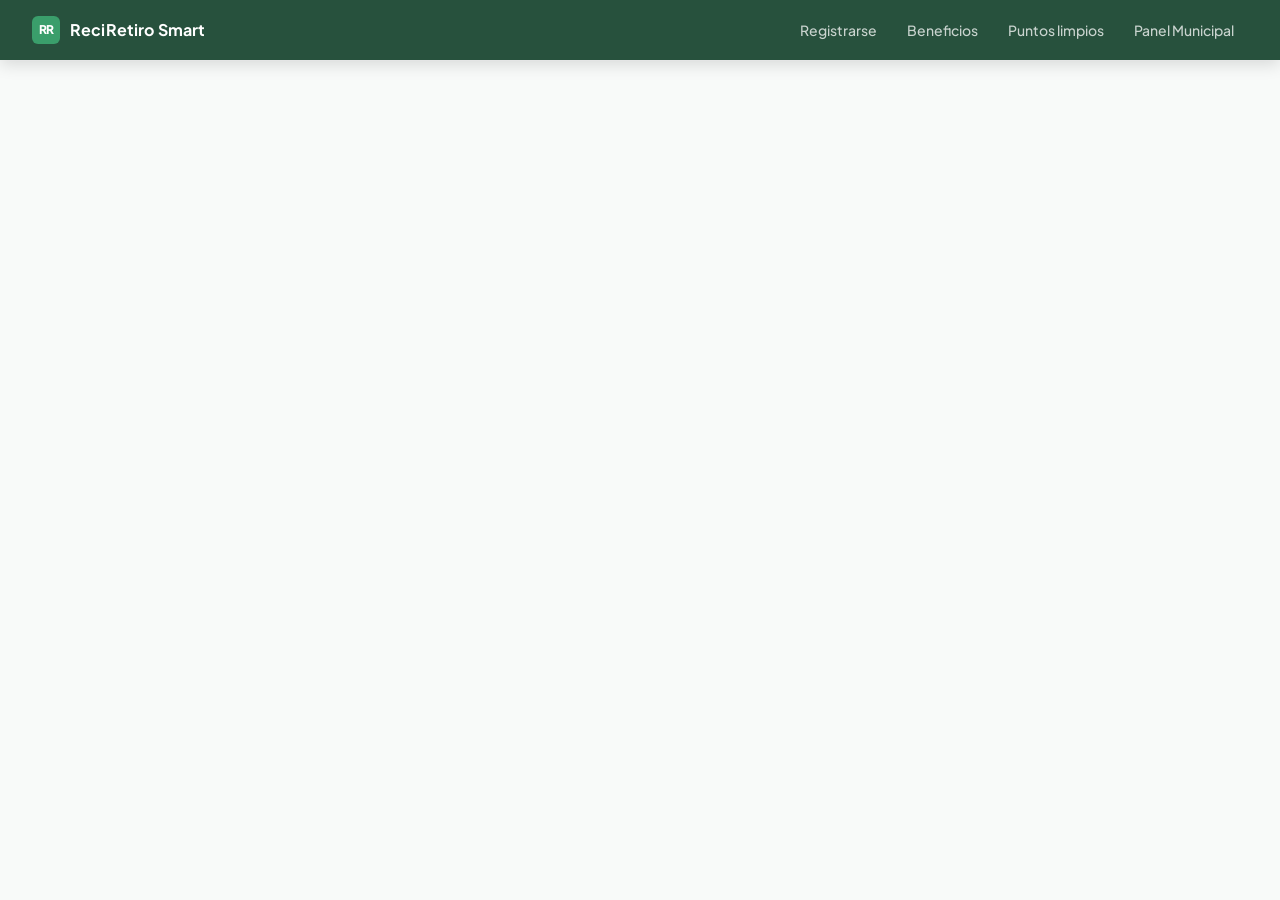
<file: mapa.html>
<!DOCTYPE html>
<html lang="es">
<head>
  <meta charset="UTF-8">
  <meta name="viewport" content="width=device-width, initial-scale=1.0">
  <title>Puntos Limpios — ReciRetiro Smart</title>
  <link rel="stylesheet" href="styles.css">
  <style>
    .map-wrapper {
      width: 100%;
      height: calc(100vh - 60px);
      border: none;
      display: block;
    }
  </style>
</head>
<body>

<nav>
  <a href="index.html" class="nav-logo">
    <div class="nav-logo-mark">RR</div>
    ReciRetiro Smart
  </a>
  <button class="nav-hamburger" onclick="this.closest('nav').querySelector('.nav-links').classList.toggle('open')" aria-label="Menú">☰</button>
  <div class="nav-links">
    <a href="register.html">Registrarse</a>
    <a href="beneficios.html">Beneficios</a>
    <a href="mapa.html">Puntos limpios</a>
    <a href="panel.html" id="nav-perfil-btn" style="display:none;">👤 Mi perfil</a>
    <a href="dashboard.html">Panel Municipal</a>
  </div>
</nav>

<div id="map-fallback" style="display:none; text-align:center; padding: 80px 24px;">
  <h2 style="margin-bottom: 12px;">El mapa no pudo cargarse</h2>
  <p style="color: var(--gray-dark); margin-bottom: 24px; font-size: 0.95rem;">El sitio externo no está disponible en este momento.</p>
  <a href="https://santiagorecicla.mma.gob.cl/mapa/" target="_blank" class="btn btn-primary btn-lg">
    Abrir mapa en nueva pestaña
  </a>
</div>

<iframe
  id="map-frame"
  src="https://santiagorecicla.mma.gob.cl/mapa/"
  class="map-wrapper"
  title="Puntos limpios de Santiago — Ministerio del Medio Ambiente"
  allowfullscreen
  onload="checkMapLoad(this)"
  onerror="showFallback()">
</iframe>

<script>
  function showFallback() {
    document.getElementById('map-frame').style.display = 'none';
    document.getElementById('map-fallback').style.display = 'block';
  }

  function checkMapLoad(iframe) {
    try {
      const doc = iframe.contentDocument || iframe.contentWindow.document;
      if (!doc || doc.body.innerHTML === '') showFallback();
    } catch(e) {
      // cross-origin — significa que cargó pero no podemos leerlo, lo cual es correcto
    }
  }

  setTimeout(() => {
    const frame = document.getElementById('map-frame');
    if (frame.style.display === 'none') return;
    try {
      const doc = frame.contentDocument || frame.contentWindow.document;
      if (doc && doc.title === '') showFallback();
    } catch(e) {}
  }, 6000);
</script>

<script>
  (function(){
    var c = localStorage.getItem('reciretiro_code');
    if (c) { var el = document.getElementById('nav-perfil-btn'); if (el) { el.style.display = 'inline-flex'; el.href = 'panel.html?code=' + c; } }
  var logo = document.querySelector('.nav-logo'); if (logo) logo.addEventListener('dblclick', function(){ window.location.href = 'recolector.html'; });
  })();
</script>
</body>
</html>
</file>
<file: styles.css>
@import url('https://fonts.googleapis.com/css2?family=Plus+Jakarta+Sans:ital,wght@0,400;0,500;0,600;0,700;0,800;1,400&display=swap');

* {
  margin: 0;
  padding: 0;
  box-sizing: border-box;
}

:root {
  --green-dark:  #1a4731;
  --green:       #1e5f3f;
  --green-mid:   #2d7a52;
  --green-light: #e8f2ec;
  --accent:      #3a9e6b;
  --gray-bg:     #f8faf9;
  --gray-light:  #eaedeb;
  --gray-mid:    #d1d9d4;
  --gray-dark:   #5c6b63;
  --text:        #111c17;
  --text-soft:   #4a5c52;
  --white:       #ffffff;
  --red:         #c0392b;
  --red-light:   #fdf0ef;
  --orange:      #c97a1a;
  --orange-light:#fdf5e8;
  --blue:        #1a4a7a;
  --blue-light:  #eaf1fa;
  --shadow-sm:   0 1px 4px rgba(0,0,0,0.06);
  --shadow:      0 4px 20px rgba(0,0,0,0.08);
  --shadow-md:   0 4px 20px rgba(0,0,0,0.10);
  --radius:      10px;
  --radius-lg:   16px;
}

body {
  font-family: 'Plus Jakarta Sans', system-ui, -apple-system, sans-serif;
  color: var(--text);
  background: var(--gray-bg);
  min-height: 100vh;
  font-size: 15px;
  line-height: 1.6;
  -webkit-font-smoothing: antialiased;
}

/* ── NAV ── */
nav {
  background: rgba(26, 71, 49, 0.94);
  backdrop-filter: blur(12px);
  -webkit-backdrop-filter: blur(12px);
  padding: 0 32px;
  display: flex;
  align-items: center;
  justify-content: space-between;
  height: 60px;
  position: sticky;
  top: 0;
  z-index: 100;
  box-shadow: 0 1px 0 rgba(255,255,255,0.07), 0 4px 16px rgba(0,0,0,0.14);
}

.nav-logo {
  color: white;
  font-size: 1rem;
  font-weight: 700;
  text-decoration: none;
  letter-spacing: 0.01em;
  display: flex;
  align-items: center;
  gap: 10px;
}

.nav-logo-mark {
  width: 28px;
  height: 28px;
  background: var(--accent);
  border-radius: 6px;
  display: flex;
  align-items: center;
  justify-content: center;
  font-size: 0.75rem;
  font-weight: 800;
  color: white;
  letter-spacing: -0.5px;
  flex-shrink: 0;
}

.nav-links {
  display: flex;
  align-items: center;
  gap: 2px;
}

.nav-links a,
.nav-links span {
  color: rgba(255,255,255,0.75);
  text-decoration: none;
  padding: 6px 14px;
  border-radius: 6px;
  font-size: 0.875rem;
  font-weight: 500;
  transition: background 0.15s, color 0.15s;
}

.nav-links a:hover {
  background: rgba(255,255,255,0.1);
  color: white;
}

/* ── CONTAINERS ── */
.container {
  max-width: 1020px;
  margin: 0 auto;
  padding: 36px 28px;
}

.container-sm {
  max-width: 560px;
  margin: 0 auto;
  padding: 36px 28px;
}

/* ── CARDS ── */
.card {
  background: var(--white);
  border-radius: var(--radius-lg);
  padding: 28px 32px;
  box-shadow: var(--shadow);
  margin-bottom: 20px;
  border: 1px solid var(--gray-light);
}

.card-sm {
  background: var(--white);
  border-radius: var(--radius);
  padding: 20px 24px;
  box-shadow: var(--shadow-sm);
  margin-bottom: 14px;
  border: 1px solid var(--gray-light);
}

/* ── HERO ── */
.hero {
  background: var(--green-dark);
  color: white;
  padding: 80px 28px 72px;
  text-align: center;
  position: relative;
  overflow: hidden;
}

.hero::before {
  content: '';
  position: absolute;
  inset: 0;
  background:
    radial-gradient(ellipse at 20% 50%, rgba(58,158,107,0.18) 0%, transparent 60%),
    radial-gradient(ellipse at 80% 20%, rgba(30,95,63,0.3) 0%, transparent 50%);
  pointer-events: none;
}

.hero-inner {
  position: relative;
  z-index: 1;
}

.hero-label {
  display: inline-block;
  background: rgba(58,158,107,0.25);
  color: rgba(255,255,255,0.85);
  border: 1px solid rgba(255,255,255,0.15);
  padding: 5px 14px;
  border-radius: 20px;
  font-size: 0.78rem;
  font-weight: 600;
  letter-spacing: 0.08em;
  text-transform: uppercase;
  margin-bottom: 20px;
}

.hero h1 {
  font-size: 2.6rem;
  font-weight: 800;
  margin-bottom: 16px;
  line-height: 1.15;
  letter-spacing: -0.02em;
}

.hero p {
  font-size: 1.1rem;
  opacity: 0.8;
  max-width: 520px;
  margin: 0 auto 36px;
  line-height: 1.7;
  font-weight: 400;
}

.hero-buttons {
  display: flex;
  gap: 12px;
  justify-content: center;
  flex-wrap: wrap;
}

/* ── BUTTONS ── */
.btn {
  display: inline-flex;
  align-items: center;
  justify-content: center;
  gap: 7px;
  padding: 11px 24px;
  border-radius: 10px;
  font-size: 0.9rem;
  font-weight: 600;
  cursor: pointer;
  border: none;
  text-decoration: none;
  transition: all 0.15s;
  letter-spacing: 0.01em;
  white-space: nowrap;
}

.btn-primary {
  background: var(--accent);
  color: white;
  box-shadow: 0 1px 3px rgba(0,0,0,0.15);
}

.btn-primary:hover {
  background: #2d8a5a;
  transform: translateY(-1px);
  box-shadow: 0 4px 12px rgba(58,158,107,0.3);
}

.btn-secondary {
  background: rgba(255,255,255,0.1);
  color: white;
  border: 1.5px solid rgba(255,255,255,0.3);
}

.btn-secondary:hover {
  background: rgba(255,255,255,0.18);
  transform: translateY(-1px);
}

.btn-outline {
  background: transparent;
  color: var(--green);
  border: 1.5px solid var(--green-mid);
}

.btn-outline:hover {
  background: var(--green-light);
  transform: translateY(-1px);
  box-shadow: 0 4px 12px rgba(30,95,63,0.15);
}

.btn-danger {
  background: var(--red);
  color: white;
}

.btn-danger:hover {
  background: #a93226;
  transform: translateY(-1px);
}

.btn-full {
  width: 100%;
}

.btn:disabled {
  opacity: 0.5;
  cursor: not-allowed;
  transform: none !important;
}

.btn-lg {
  padding: 14px 32px;
  font-size: 0.95rem;
}

/* ── STEPS ── */
.steps {
  display: grid;
  grid-template-columns: repeat(auto-fit, minmax(210px, 1fr));
  gap: 20px;
  padding: 48px 28px;
  max-width: 1020px;
  margin: 0 auto;
}

.step {
  background: white;
  border-radius: var(--radius-lg);
  padding: 28px 24px;
  box-shadow: var(--shadow-sm);
  border: 1px solid var(--gray-light);
  position: relative;
}

.step-number {
  display: inline-flex;
  align-items: center;
  justify-content: center;
  width: 32px;
  height: 32px;
  background: var(--green-light);
  color: var(--green);
  border-radius: 8px;
  font-size: 0.85rem;
  font-weight: 700;
  margin-bottom: 16px;
}

.step h3 {
  font-size: 0.95rem;
  font-weight: 700;
  margin-bottom: 8px;
  color: var(--text);
}

.step p {
  font-size: 0.85rem;
  color: var(--gray-dark);
  line-height: 1.6;
}

/* ── FORMS ── */
.form-group {
  margin-bottom: 18px;
}

.form-group label {
  display: block;
  font-size: 0.83rem;
  font-weight: 600;
  margin-bottom: 6px;
  color: var(--text-soft);
  letter-spacing: 0.01em;
}

.form-group input,
.form-group select {
  width: 100%;
  padding: 10px 14px;
  border: 1.5px solid var(--gray-mid);
  border-radius: 8px;
  font-size: 0.93rem;
  color: var(--text);
  background: white;
  transition: border 0.15s, box-shadow 0.15s;
  appearance: none;
  font-family: inherit;
}

.form-group input:focus,
.form-group select:focus {
  outline: none;
  border-color: var(--accent);
  box-shadow: 0 0 0 3px rgba(58,158,107,0.12);
}

.form-group input::placeholder {
  color: #a0b0a8;
}

.form-row {
  display: grid;
  grid-template-columns: 1fr 1fr;
  gap: 16px;
}

/* ── BADGES ── */
.badge {
  display: inline-flex;
  align-items: center;
  padding: 3px 10px;
  border-radius: 5px;
  font-size: 0.75rem;
  font-weight: 600;
  letter-spacing: 0.02em;
}

.badge-green {
  background: var(--green-light);
  color: var(--green);
}

.badge-orange {
  background: var(--orange-light);
  color: var(--orange);
}

.badge-red {
  background: var(--red-light);
  color: var(--red);
}

.badge-gray {
  background: var(--gray-light);
  color: var(--gray-dark);
}

/* ── KPI GRID ── */
.kpi-grid {
  display: grid;
  grid-template-columns: repeat(auto-fit, minmax(160px, 1fr));
  gap: 14px;
  margin-bottom: 20px;
}

.kpi-card {
  background: linear-gradient(140deg, white 55%, var(--green-light));
  border-radius: var(--radius-lg);
  padding: 24px 22px;
  box-shadow: var(--shadow-sm);
  border: 1px solid var(--gray-light);
  border-top: 3px solid var(--green-mid);
  transition: transform 0.15s, box-shadow 0.15s;
}

.kpi-card:hover {
  transform: translateY(-2px);
  box-shadow: var(--shadow);
}

.kpi-card.orange { border-top-color: var(--orange); background: linear-gradient(140deg, white 55%, var(--orange-light)); }
.kpi-card.red    { border-top-color: var(--red);    background: linear-gradient(140deg, white 55%, var(--red-light)); }
.kpi-card.blue   { border-top-color: var(--blue);   background: linear-gradient(140deg, white 55%, var(--blue-light)); }

.kpi-number {
  font-size: 2.3rem;
  font-weight: 800;
  color: var(--green);
  line-height: 1;
  margin-bottom: 6px;
  letter-spacing: -0.03em;
}

.kpi-card.orange .kpi-number { color: var(--orange); }
.kpi-card.red    .kpi-number { color: var(--red); }
.kpi-card.blue   .kpi-number { color: var(--blue); }

.kpi-label {
  font-size: 0.8rem;
  color: var(--gray-dark);
  line-height: 1.35;
  font-weight: 500;
}

/* ── TABLE ── */
.table-wrapper {
  overflow-x: auto;
  border-radius: var(--radius);
  border: 1px solid var(--gray-light);
}

table {
  width: 100%;
  border-collapse: collapse;
  background: white;
  font-size: 0.875rem;
}

thead {
  background: var(--green-dark);
  color: white;
}

th {
  padding: 11px 16px;
  text-align: left;
  font-size: 0.78rem;
  font-weight: 600;
  letter-spacing: 0.04em;
  text-transform: uppercase;
  white-space: nowrap;
}

td {
  padding: 12px 16px;
  border-bottom: 1px solid var(--gray-light);
  color: var(--text-soft);
  vertical-align: middle;
}

td strong {
  color: var(--text);
}

tr:last-child td {
  border-bottom: none;
}

tbody tr:nth-child(even) td { background: #fafcfb; }

tr:hover td {
  background: #eef6f1;
  transition: background 0.1s;
}

/* ── QR ── */
.qr-box {
  text-align: center;
  padding: 20px;
}

.qr-box canvas,
.qr-box img {
  border: 2px solid var(--gray-light);
  border-radius: 8px;
  padding: 8px;
  background: white;
}

/* ── ALERTS ── */
.alert {
  padding: 13px 16px;
  border-radius: 8px;
  font-size: 0.88rem;
  margin-bottom: 16px;
  display: flex;
  align-items: flex-start;
  gap: 10px;
  line-height: 1.5;
}

.alert-icon {
  width: 16px;
  height: 16px;
  flex-shrink: 0;
  margin-top: 1px;
}

.alert-success {
  background: var(--green-light);
  color: #1a4731;
  border: 1px solid #b2d8bf;
}

.alert-error {
  background: var(--red-light);
  color: #7b1f1a;
  border: 1px solid #f0b8b4;
}

.alert-info {
  background: var(--blue-light);
  color: #1a3a5c;
  border: 1px solid #b8cfe8;
}

.alert-warning {
  background: var(--orange-light);
  color: #7a4a10;
  border: 1px solid #e8c98a;
}

/* ── SECTOR CARDS ── */
.sector-grid {
  display: grid;
  grid-template-columns: repeat(auto-fit, minmax(210px, 1fr));
  gap: 14px;
}

.sector-card {
  background: white;
  border-radius: var(--radius-lg);
  padding: 22px;
  box-shadow: var(--shadow-sm);
  border: 1px solid var(--gray-light);
  transition: transform 0.15s, box-shadow 0.15s;
}

.sector-card:hover {
  transform: translateY(-2px);
  box-shadow: var(--shadow);
}

.sector-card h4 {
  font-size: 0.82rem;
  font-weight: 600;
  color: var(--gray-dark);
  margin-bottom: 8px;
  text-transform: uppercase;
  letter-spacing: 0.04em;
}

.sector-pct {
  font-size: 2rem;
  font-weight: 800;
  color: var(--green);
  margin-bottom: 10px;
  letter-spacing: -0.02em;
}

.progress-bar {
  height: 6px;
  background: var(--gray-light);
  border-radius: 3px;
  overflow: hidden;
}

.progress-fill {
  height: 100%;
  background: var(--accent);
  border-radius: 3px;
  transition: width 0.7s ease;
}

/* ── PAGE TITLE ── */
.page-title {
  margin-bottom: 24px;
  padding-bottom: 20px;
  border-bottom: 1px solid var(--gray-light);
}

.page-title h1 {
  font-size: 1.5rem;
  font-weight: 800;
  color: var(--text);
  letter-spacing: -0.01em;
}

.page-title p {
  color: var(--gray-dark);
  margin-top: 4px;
  font-size: 0.9rem;
}

/* ── DIVIDER ── */
.divider {
  border: none;
  border-top: 1px solid var(--gray-light);
  margin: 20px 0;
}

/* ── INFO ROW ── */
.info-row {
  display: flex;
  justify-content: space-between;
  align-items: flex-start;
  padding: 10px 0;
  border-bottom: 1px solid var(--gray-light);
  font-size: 0.9rem;
  gap: 16px;
}

.info-row:last-child {
  border-bottom: none;
}

.info-label {
  color: var(--gray-dark);
  font-weight: 500;
  flex-shrink: 0;
}

.info-value {
  font-weight: 600;
  text-align: right;
  color: var(--text);
}

/* ── LOADING ── */
.loading {
  text-align: center;
  padding: 56px 24px;
  color: var(--gray-dark);
}

.spinner {
  width: 36px;
  height: 36px;
  border: 3px solid var(--gray-light);
  border-top-color: var(--accent);
  border-radius: 50%;
  animation: spin 0.75s linear infinite;
  margin: 0 auto 16px;
}

@keyframes spin {
  to { transform: rotate(360deg); }
}

/* ── FOOTER ── */
footer {
  background: var(--green-dark);
  color: rgba(255,255,255,0.5);
  text-align: center;
  padding: 22px;
  font-size: 0.8rem;
  margin-top: 56px;
  letter-spacing: 0.01em;
}

/* ── SCANNER ── */
#qr-reader {
  width: 100%;
  border-radius: 8px;
  overflow: hidden;
  border: 1px solid var(--gray-light);
}

/* ── SECTION HEADER ── */
.section-header {
  display: flex;
  justify-content: space-between;
  align-items: center;
  margin-bottom: 16px;
}

.section-header h2 {
  font-size: 1.05rem;
  font-weight: 700;
  color: var(--text);
}

/* ── EMPTY STATE ── */
.empty-state {
  text-align: center;
  padding: 48px 24px;
  color: var(--gray-dark);
}

.empty-state p {
  font-size: 0.9rem;
  line-height: 1.6;
}

/* ── REMINDER BOX ── */
.reminder-box {
  background: var(--blue-light);
  border: 1px solid #b8cfe8;
  border-radius: 8px;
  padding: 14px 18px;
  display: flex;
  gap: 12px;
  align-items: flex-start;
}

.reminder-box p {
  font-size: 0.88rem;
  color: #1a3a5c;
  line-height: 1.55;
}

/* ── IMPACT GRID ── */
.impact-grid {
  display: grid;
  grid-template-columns: repeat(2, 1fr);
  gap: 12px;
}

.impact-item {
  background: var(--green-light);
  border-radius: 8px;
  padding: 16px;
  text-align: center;
}

.impact-number {
  font-size: 1.6rem;
  font-weight: 800;
  color: var(--green);
  letter-spacing: -0.02em;
}

.impact-label {
  font-size: 0.78rem;
  color: var(--gray-dark);
  margin-top: 3px;
  font-weight: 500;
}

/* ── STAT BAR (hero) ── */
.stat-bar {
  display: flex;
  justify-content: center;
  gap: 48px;
  margin-top: 48px;
  flex-wrap: wrap;
}

.stat-item {
  text-align: center;
}

.stat-number {
  font-size: 2rem;
  font-weight: 800;
  color: white;
  letter-spacing: -0.02em;
}

.stat-label {
  font-size: 0.78rem;
  color: rgba(255,255,255,0.55);
  text-transform: uppercase;
  letter-spacing: 0.06em;
  font-weight: 500;
  margin-top: 2px;
}

/* ── SECTION BAND ── */
.section-band {
  background: white;
  padding: 56px 28px;
  border-top: 1px solid var(--gray-light);
  border-bottom: 1px solid var(--gray-light);
}

.section-band-inner {
  max-width: 760px;
  margin: 0 auto;
  text-align: center;
}

.section-band h2 {
  font-size: 1.35rem;
  font-weight: 800;
  color: var(--text);
  margin-bottom: 12px;
  letter-spacing: -0.01em;
}

.section-band p {
  color: var(--gray-dark);
  line-height: 1.75;
  font-size: 0.95rem;
}

/* ── LOGIN CARD ── */
.login-card {
  max-width: 420px;
  margin: 56px auto 0;
}

.login-header {
  text-align: center;
  margin-bottom: 28px;
}

.login-header h2 {
  font-size: 1.3rem;
  font-weight: 800;
  margin-bottom: 4px;
}

.login-header p {
  color: var(--gray-dark);
  font-size: 0.88rem;
}

.login-logo {
  width: 48px;
  height: 48px;
  background: var(--green-light);
  border-radius: 12px;
  display: flex;
  align-items: center;
  justify-content: center;
  margin: 0 auto 16px;
}

.login-logo span {
  font-size: 1.3rem;
  font-weight: 800;
  color: var(--green);
}

/* ── HAMBURGER (base — hidden on desktop) ── */
.nav-hamburger {
  display: none;
  align-items: center;
  justify-content: center;
  background: none;
  border: 1.5px solid rgba(255,255,255,0.22);
  border-radius: 7px;
  color: white;
  cursor: pointer;
  width: 36px;
  height: 36px;
  font-size: 1.15rem;
  flex-shrink: 0;
  transition: background 0.15s;
  line-height: 1;
}
.nav-hamburger:hover { background: rgba(255,255,255,0.1); }

/* ── RESPONSIVE ── */
@media (max-width: 640px) {

  /* NAV */
  nav { padding: 0 16px; }
  .nav-hamburger { display: flex; }
  .nav-links {
    display: none;
    position: fixed;
    top: 60px;
    left: 0;
    right: 0;
    background: rgba(22, 60, 42, 0.97);
    backdrop-filter: blur(16px);
    -webkit-backdrop-filter: blur(16px);
    flex-direction: column;
    padding: 6px 0 20px;
    gap: 0;
    box-shadow: 0 8px 28px rgba(0,0,0,0.3);
    z-index: 99;
    max-height: calc(100vh - 60px);
    overflow-y: auto;
  }
  .nav-links.open { display: flex; }
  .nav-links a, .nav-links span {
    padding: 14px 24px;
    border-radius: 0;
    font-size: 0.95rem;
    border-bottom: 1px solid rgba(255,255,255,0.06);
  }
  .nav-links a:last-child { border-bottom: none; }

  /* HERO */
  .hero { padding: 52px 20px 44px; }
  .hero h1 { font-size: 1.75rem; }
  .hero p { font-size: 0.92rem; }
  .hero-buttons { flex-direction: column; align-items: stretch; gap: 10px; }
  .hero-buttons .btn { width: 100%; justify-content: center; }
  .hero-recolector-link { display: block; text-align: center; }
  .stat-bar { gap: 20px; margin-top: 32px; }
  .stat-number { font-size: 1.5rem; }
  .stat-label { font-size: 0.68rem; }

  /* LAYOUT */
  .container, .container-sm { padding: 20px 16px; }
  .card { padding: 20px 16px; }
  .card-sm { padding: 16px; }
  .page-title h1 { font-size: 1.2rem; }
  .section-header { flex-wrap: wrap; gap: 10px; }
  .section-header h2 { font-size: 0.98rem; }

  /* FORMS — 16px previene zoom automático en iOS */
  .form-row { grid-template-columns: 1fr; }
  .form-group input,
  .form-group select { font-size: 16px; min-height: 46px; }

  /* BOTONES — target táctil mínimo 44px */
  .btn { min-height: 44px; font-size: 0.88rem; }
  .btn-lg { padding: 13px 24px; font-size: 0.92rem; }

  /* TABLA */
  th, td { padding: 10px 12px; font-size: 0.8rem; }
  .table-wrapper { -webkit-overflow-scrolling: touch; }

  /* KPIs */
  .kpi-grid { grid-template-columns: repeat(2, 1fr); gap: 10px; }
  .kpi-number { font-size: 1.85rem; }
  .kpi-card { padding: 18px 14px; }

  /* IMPACTO */
  .impact-grid { gap: 10px; }
  .impact-number { font-size: 1.35rem; }
  .impact-item { padding: 12px; }

  /* SECTORES */
  .sector-grid { grid-template-columns: 1fr 1fr; gap: 10px; }
  .sector-pct { font-size: 1.6rem; }

  /* STEPS */
  .steps { padding: 32px 16px; gap: 12px; }

  /* FOOTER */
  footer { padding: 20px 16px; font-size: 0.75rem; margin-top: 40px; }
}
</file>
